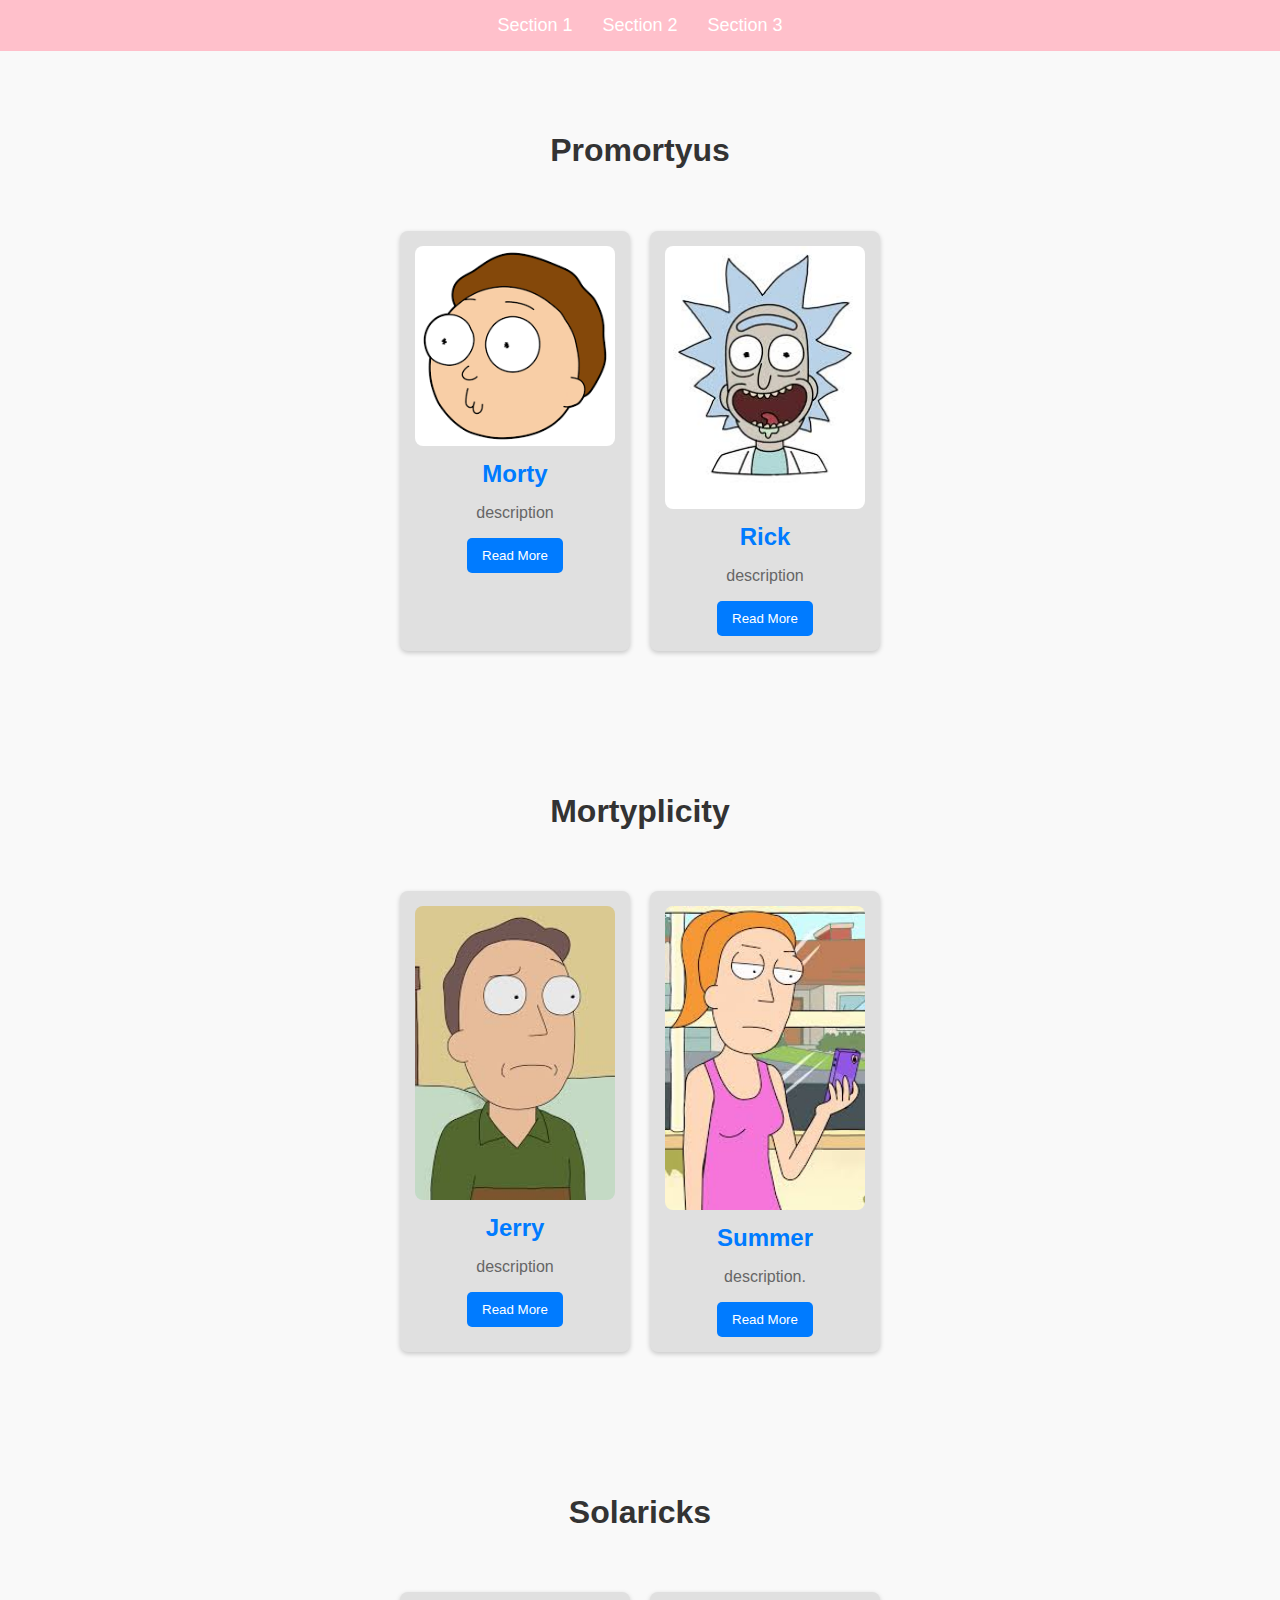
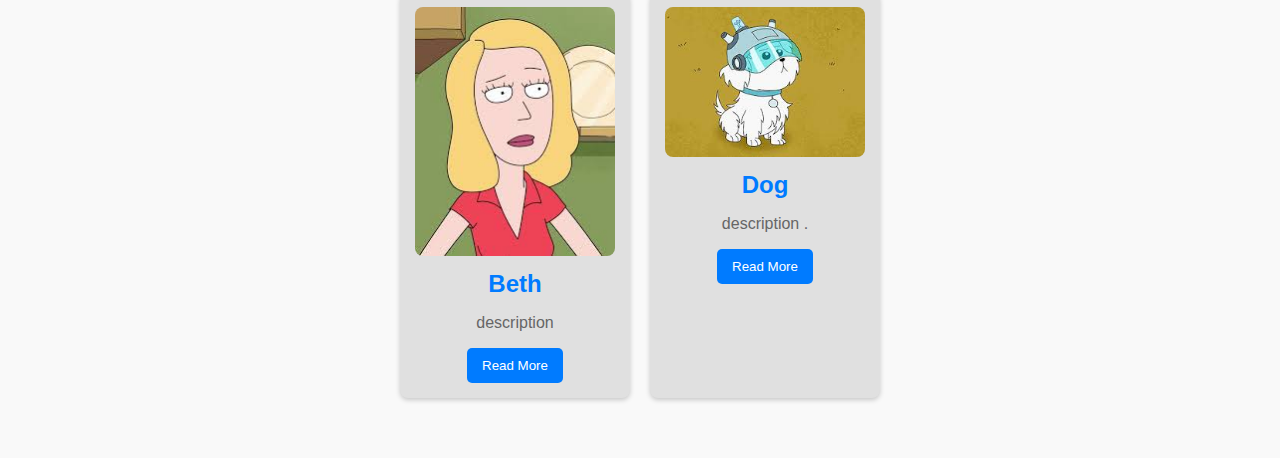
<file: index.html>
<!doctype html>
<html lang="en">
  <head>
    <meta charset="UTF-8" />
    <meta name="viewport" content="width=device-width, initial-scale=1.0" />
    <link rel="stylesheet" href="style.css" />
    <script src="/script.js" defer></script>
    <script src="https://code.jquery.com/jquery-2.2.0.min.js"></script>
    <title>Document</title>
  </head>
  <body>
    <nav id="navbar">
      <ul>
        <li><a href="#section1">Section 1</a></li>
        <li><a href="#section2">Section 2</a></li>
        <li><a href="#section3">Section 3</a></li>
      </ul>
    </nav>

    <!-- Section 1 -->
    <section id="section1">
      <h1 id="title 1">Promortyus</h1>
      <div class="card-container">
        <div class="card" id="card1">
          <img src="/assets/foto1.png" alt="Image 1" />
          <h2>Morty</h2>
          <p>description</p>
          <button id="button">Read More</button>
        </div>
        <div class="card" id="card2">
          <img src="/assets/foto2.jpeg" alt="Image 2" />
          <h2>Rick</h2>
          <p>description</p>
          <button id="button">Read More</button>
        </div>
      </div>
    </section>

    <!-- Section 2 -->
    <section id="section2">
      <h1 id="title 2">Mortyplicity</h1>
      <div class="card-container">
        <div class="card" id="card3">
          <img src="/assets/foto3.jpeg" alt="Image 3" />
          <h2>Jerry</h2>
          <p>description</p>
          <button id="button">Read More</button>
        </div>
        <div class="card" id="card4">
          <img src="/assets/foto4.jpeg" alt="Image 4" />
          <h2>Summer</h2>
          <p>description.</p>
          <button id="button">Read More</button>
        </div>
      </div>
    </section>

    <!-- Section 3 -->
    <section id="section3">
      <h1 id="title 3">Solaricks</h1>
      <div class="card-container">
        <div class="card" id="card5">
          <img src="/assets/foto5.jpeg" alt="Image 5" />
          <h2>Beth</h2>
          <p>description</p>
          <button id="button">Read More</button>
        </div>
        <div class="card" id="card6">
          <img src="/assets/foto6.jpeg" alt="Image 6" />
          <h2>Dog</h2>
          <p>description .</p>
          <button id="button">Read More</button>
        </div>
      </div>
    </section>
  </body>
</html>
</file>
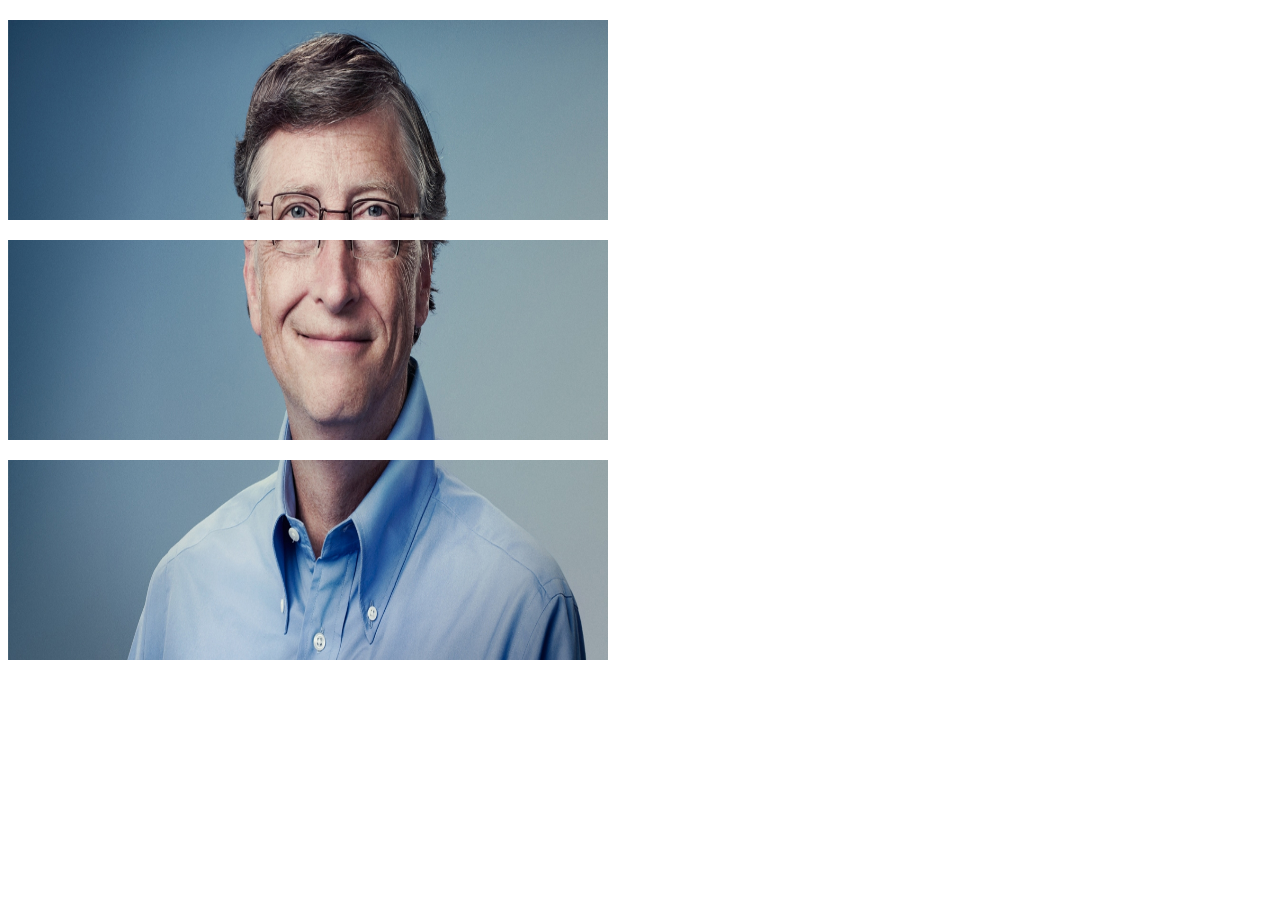
<file: assignment-2/index.html>
<!doctype html>
<html lang="en">
  <head>
    <meta charset="UTF-8" />
    <meta name="viewport" content="width=device-width, initial-scale=1.0" />
    <link rel="stylesheet" href="/assignment-2/style.css" />
    <script src="/assignment-2/script.js"></script>
    <script src="https://code.jquery.com/jquery-2.2.0.min.js"></script>
    <title>bill gates</title>
  </head>
  <body>
    <section class="image-container">
      <h2>Section 1</h2>
      <img
        src="/assignment-2/assets/1a.jpg"
        alt="Image 1A"
        id="section1-img1"
      />
      <img
        src="/assignment-2/assets/1b.jpg"
        alt="Image 1B"
        id="section1-img2"
      />
    </section>

    <section class="image-container">
      <h2>Section 2</h2>
      <img
        src="/assignment-2/assets/2a.jpg"
        alt="Image 2A"
        id="section2-img1"
      />
      <img
        src="/assignment-2/assets/2b.jpg"
        alt="Image 2B"
        id="section2-img2"
      />
    </section>

    <section class="image-container">
      <h2>Section 3</h2>
      <img
        src="/assignment-2/assets/3a.jpg"
        alt="Image 3A"
        id="section3-img1"
      />
      <img
        src="/assignment-2/assets/3b.jpg"
        alt="Image 3B"
        id="section3-img2"
      />
    </section>
  </body>
</html>
</file>
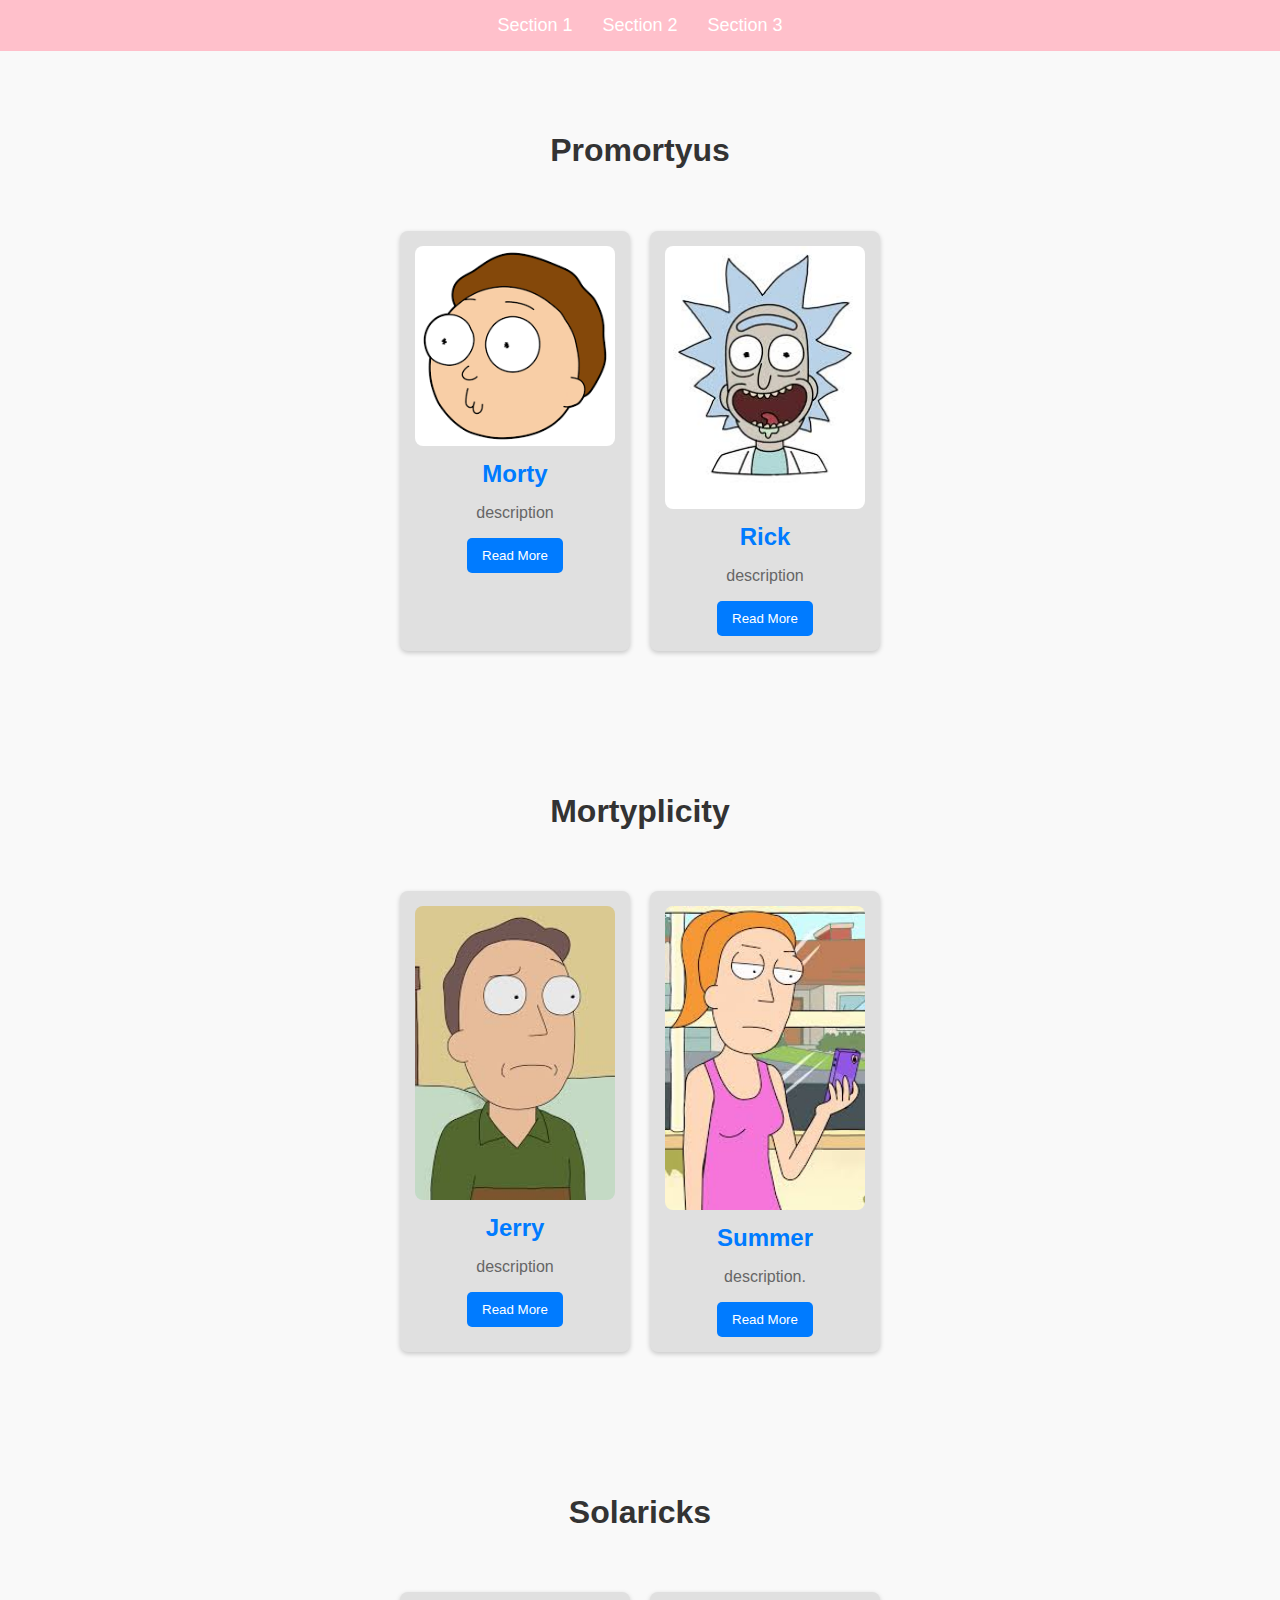
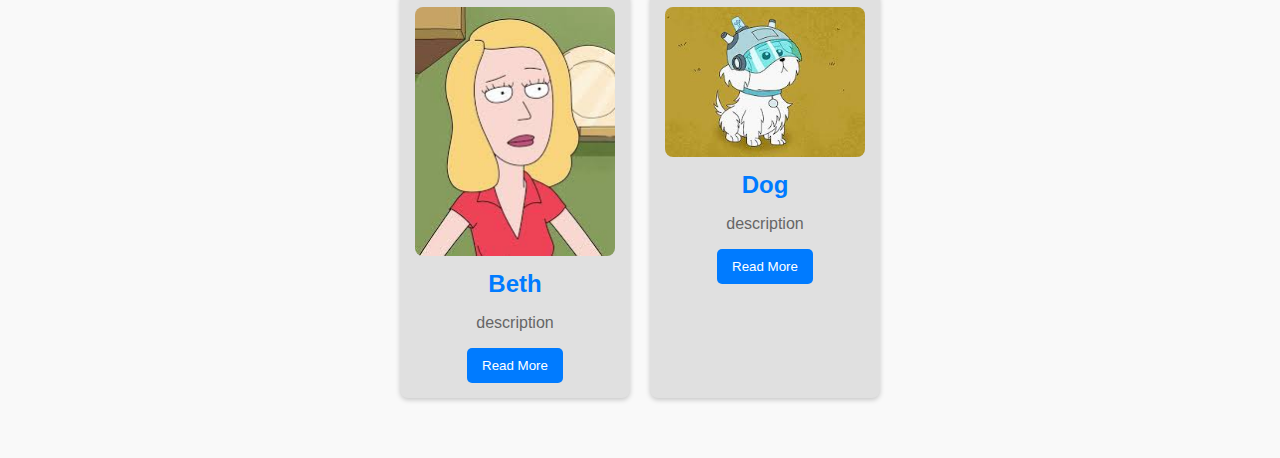
<file: assigntment-1/index.html>
<!doctype html>
<html lang="en">
  <head>
    <meta charset="UTF-8" />
    <meta name="viewport" content="width=device-width, initial-scale=1.0" />
    <link rel="stylesheet" href="style.css" />
    <script src="/script.js" defer></script>
    <script src="https://code.jquery.com/jquery-2.2.0.min.js"></script>
    <title>Document</title>
  </head>
  <body>
    <nav id="navbar">
      <ul>
        <li><a href="#section1">Section 1</a></li>
        <li><a href="#section2">Section 2</a></li>
        <li><a href="#section3">Section 3</a></li>
      </ul>
    </nav>

    <!-- Section 1 -->
    <section id="section1">
      <h1 id="title 1">Promortyus</h1>
      <div class="card-container">
        <div class="card" id="card1">
          <img src="/assets/foto1.png" alt="Image 1" />
          <h2>Morty</h2>
          <p>description</p>
          <button id="button">Read More</button>
        </div>
        <div class="card" id="card2">
          <img src="/assets/foto2.jpeg" alt="Image 2" />
          <h2>Rick</h2>
          <p>description</p>
          <button id="button">Read More</button>
        </div>
      </div>
    </section>

    <!-- Section 2 -->
    <section id="section2">
      <h1 id="title 2">Mortyplicity</h1>
      <div class="card-container">
        <div class="card" id="card3">
          <img src="/assets/foto3.jpeg" alt="Image 3" />
          <h2>Jerry</h2>
          <p>description</p>
          <button id="button">Read More</button>
        </div>
        <div class="card" id="card4">
          <img src="/assets/foto4.jpeg" alt="Image 4" />
          <h2>Summer</h2>
          <p>description.</p>
          <button id="button">Read More</button>
        </div>
      </div>
    </section>

    <!-- Section 3 -->
    <section id="section3">
      <h1 id="title 3">Solaricks</h1>
      <div class="card-container">
        <div class="card" id="card5">
          <img src="/assets/foto5.jpeg" alt="Image 5" />
          <h2>Beth</h2>
          <p>description</p>
          <button id="button">Read More</button>
        </div>
        <div class="card" id="card6">
          <img src="/assets/foto6.jpeg" alt="Image 6" />
          <h2>Dog</h2>
          <p>description</p>
          <button id="button">Read More</button>
        </div>
      </div>
    </section>
  </body>
</html>
</file>
<file: style.css>
body {
  font-family: Arial, sans-serif;
  margin: 0;
  padding: 0;
  background-color: #f4f4f4;
}
section {
  background-color: #f9f9f9;
  padding: 40px;
}

h1 {
  color: #333;
  text-align: center;
  padding: 20px;
}

/* Navbar Styles */
#navbar {
  background-color: #007bff;
  padding: 15px;
}

#navbar ul {
  list-style: none;
  display: flex;
  justify-content: center;
  margin: 0;
  padding: 0;
}

#navbar ul li {
  margin: 0 15px;
}

#navbar ul li a {
  color: white;
  text-decoration: none;
  font-size: 18px;
}

/* Card Styles */
.card-container {
  display: flex;
  justify-content: center;
  gap: 20px;
  padding: 20px;
}

.card {
  background-color: #e0e0e0;
  border-radius: 8px;
  padding: 15px;
  width: 200px;
  text-align: center;
  box-shadow: 0 2px 5px rgba(0, 0, 0, 0.2);
}

.card img {
  width: 100%;
  border-radius: 8px;
}

.card h2 {
  color: #007bff;
  margin: 10px 0;
}

.card p {
  color: #666;
}

.card button {
  background-color: #007bff;
  color: white;
  border: none;
  padding: 10px 15px;
  border-radius: 5px;
  cursor: pointer;
  transition: background-color 0.3s ease;
}

.card button:hover {
  background-color: #0056b3;
}
</file>
<file: assignment-2/style.css>
.image-container {
  position: relative;
  width: 200px;
  height: 200px;
  margin-bottom: 20px;
}

.image-container img {
  position: absolute;
  top: 0;
  left: 0;
  width: 300%;
  height: 100%;
  backface-visibility: hidden;
  transition: transform 0.6s;
}

.flipped {
  transform: rotateY(180deg);
}

.flipped-back {
  transform: rotateY(0deg);
}
</file>
<file: assigntment-1/style.css>
body {
  font-family: Arial, sans-serif;
  margin: 0;
  padding: 0;
  background-color: #f4f4f4;
}
section {
  background-color: #f9f9f9;
  padding: 40px;
}

h1 {
  color: #333;
  text-align: center;
  padding: 20px;
}

/* Navbar Styles */
#navbar {
  background-color: #007bff;
  padding: 15px;
}

#navbar ul {
  list-style: none;
  display: flex;
  justify-content: center;
  margin: 0;
  padding: 0;
}

#navbar ul li {
  margin: 0 15px;
}

#navbar ul li a {
  color: white;
  text-decoration: none;
  font-size: 18px;
}

/* Card Styles */
.card-container {
  display: flex;
  justify-content: center;
  gap: 20px;
  padding: 20px;
}

.card {
  background-color: #e0e0e0;
  border-radius: 8px;
  padding: 15px;
  width: 200px;
  text-align: center;
  box-shadow: 0 2px 5px rgba(0, 0, 0, 0.2);
}

.card img {
  width: 100%;
  border-radius: 8px;
}

.card h2 {
  color: #007bff;
  margin: 10px 0;
}

.card p {
  color: #666;
}

.card button {
  background-color: #007bff;
  color: white;
  border: none;
  padding: 10px 15px;
  border-radius: 5px;
  cursor: pointer;
  transition: background-color 0.3s ease;
}

.card button:hover {
  background-color: #0056b3;
}
</file>
